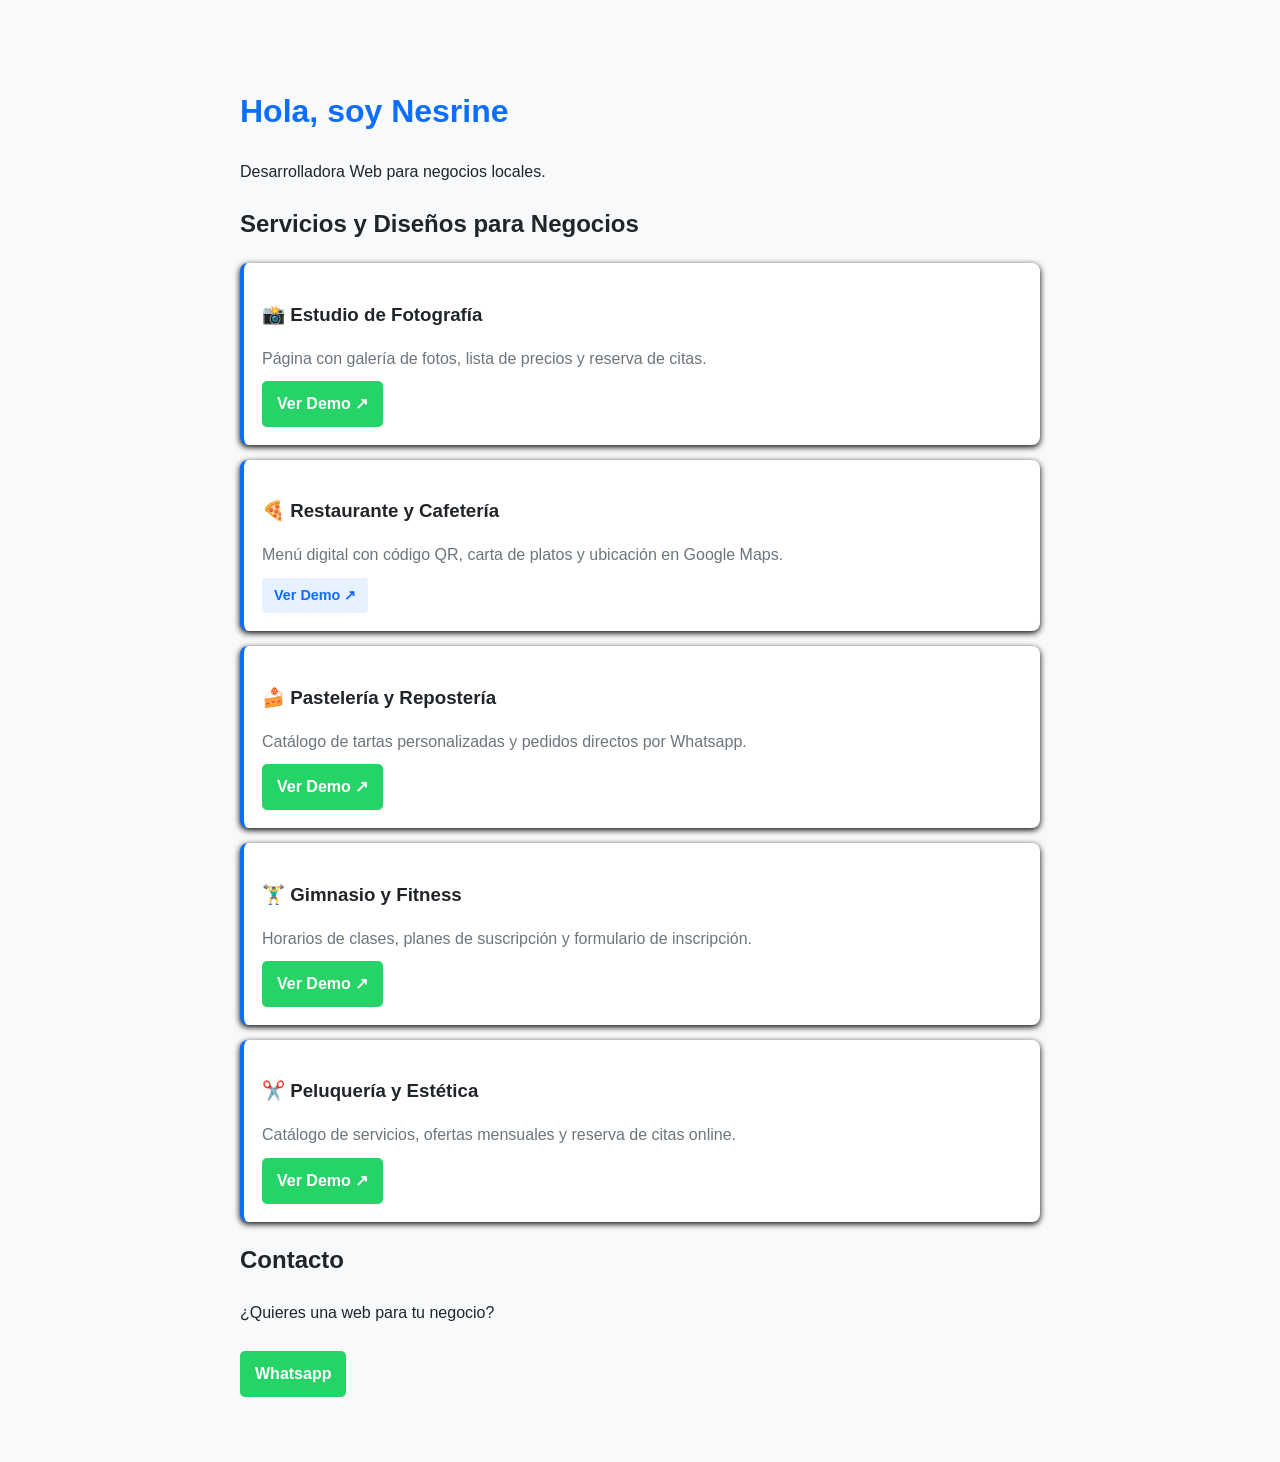
<file: index.html>
<!DOCTYPE html>
<html lang="es">
<head>
   <meta charset="UTF-8">
   <title>Mi Portfolio | Desarrolladora Web</title>
   <link rel="stylesheet" href="style.css">
</head>
<body>
    <h1>Hola, soy Nesrine</h1>
    <p>Desarrolladora Web para negocios locales.</p>

    <h2>Servicios y Diseños para Negocios</h2>

    <div class="project-card">
        <h3>📸 Estudio de Fotografía</h3>      
        <p>Página con galería de fotos, lista de precios y reserva de citas.</p>
        <a href="#" class="bnt-demo">Ver Demo ↗</a>
    </div>

    <div class="project-card">
        <h3>🍕 Restaurante y Cafetería</h3>
        <p>Menú digital con código QR, carta de platos y ubicación en Google Maps.</p>
        <a href="restaurante.html" class="btn-demo">Ver Demo ↗</a>
    </div>

    <div class="project-card">
        <h3>🍰 Pastelería   y Repostería</h3>
        <p>Catálogo de tartas personalizadas y pedidos directos por Whatsapp.</p>
        <a href="#" class="bnt-demo">Ver Demo ↗</a>
    </div>

    <div class="project-card">
        <h3>🏋️‍♂️  Gimnasio y Fitness</h3>
        <p>Horarios de clases, planes de suscripción y formulario de inscripción.</p>
        <a href="#" class="bnt-demo">Ver Demo ↗</a>
    </div>
    
    <div class="project-card">
         <h3>✂️ Peluquería y Estética</h3>
         <p>Catálogo de servicios, ofertas mensuales y reserva de citas online.</p> 
         <a href="#" class="bnt-demo">Ver Demo ↗</a>
    </div>
    
    <h2>Contacto</h2>
    <p>¿Quieres una web  para tu negocio?</p>
    <a href="https://wa.me/34612404235">Whatsapp</a>
</body>
</html>
</file>
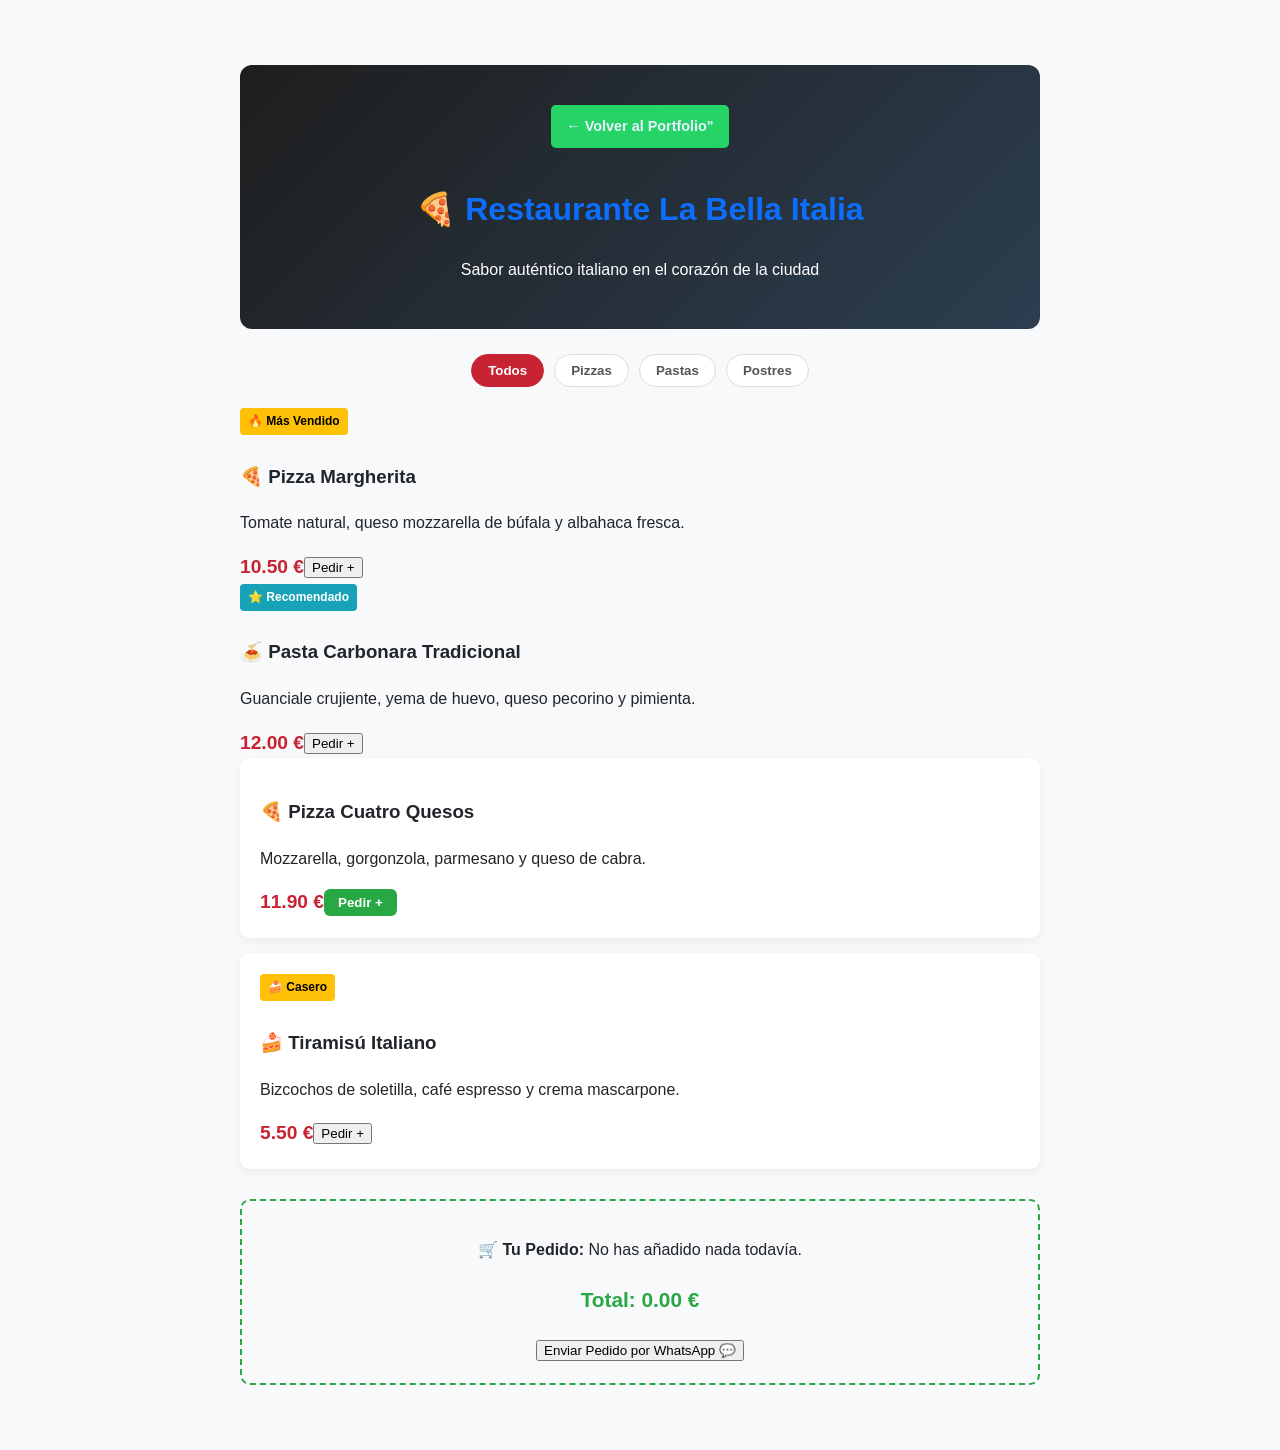
<file: restaurante.html>
<!DOCTYPE html>
<html lang="es">
<head>
   <meta charset="UTF-8">
   <meta name="viewport" content="width=device-width, initial-scale=1.0">
   <title> La Bella Italia | Menú Digital</title>
   <link rel="stylesheet" href="style.css">
</head>
<body>
     
    <div class="restaurant-header">
       <a href="index.html"class="btn-back">← Volver al Portfolio"</a>
       <h1>🍕 Restaurante La Bella Italia</h1>
       <p>Sabor auténtico italiano en el corazón de la ciudad</p>
    </div>

    <div class="filter-buttons">
        <button class="filter-btn active" onclick="filtrarMenu('todos')">Todos</button>
        <button class="filter-btn "onclickonclick="filtrarMenu('pizzas')">Pizzas</button>
        <button class="filter-btn" onclick="filtrarMenu('pastas')">Pastas</button> 
        <button class="filter-btn" onclick="filtrarMenu('postres')">Postres</button>
     </div>

     <div class="menu-container">
        <div class="dich-cord pizzas">
            <span class="badge">🔥 Más Vendido</span>
            <h3>🍕 Pizza Margherita</h3>
            <p>Tomate natural, queso mozzarella de búfala y albahaca fresca.</p>
            <div class="dish-footer">
                <span class="price">10.50 €</span>
                <button class="bnt-add" onclick="agregarALPedido('Pizza Margherita', 10.50)">Pedir +</button>
             </div>
        </div>

        <div classs="dish-card pastas">
            <span  class="badge recomendable">⭐ Recomendado</span>
            <h3>🍝 Pasta Carbonara Tradicional</h3>
            <p>Guanciale crujiente, yema de huevo, queso pecorino y pimienta.</p>
            <div class="dish-footer">
                <span class="price">12.00 €</span>
                <button class="bnt-add" onclick="agregarALPedido('Pasta Carbonara', 12.00)">Pedir +</button>
           </div>
       </div>

       <div class="dish-card pizzas">
           <h3>🍕 Pizza Cuatro Quesos</h3>
           <p>Mozzarella, gorgonzola, parmesano y queso de cabra.</p>
           <div class="dish-footer">
                <span class="price">11.90 €</span>
                <button class="btn-add" onclick="agregarAlPedido('Pizza 4 Quesos', 11.90)">Pedir +</button>
            </div>
        </div>

        <div class="dish-card postres">
             <span class="badge">🍰 Casero</span>
             <h3>🍰 Tiramisú Italiano</h3>
             <p>Bizcochos de soletilla, café espresso y crema mascarpone.</p>
             <div class="dish-footer">
                <span class="price">5.50 €</span>
                <button class ="bnt-add" onclick="agregarAlPedido('Tiramisú', 5.50)">Pedir +</button>
            </div>  
        </div>

    </div>
    
    <div class="order-summary" id="resumen-pedido"> 
        <p>🛒 <strong>Tu Pedido:</strong> <span id="texto-pedido">No has añadido nada todavía.</span></p> 
        <p class="total-price">Total: <span id="precio-total">0.00</span> €</p>
        <button class="btn-whatsapp" onclick="enviarPedidoWhatsApp()">Enviar Pedido por WhatsApp 💬</button>
     </div>

     <script src="Script.js"></script>

</body>
</html>
</file>
<file: style.css>
body {
    background-color: #f8f9fa;
    font-family: Arial, sans-serif;
    color: #212529;
    max-width: 800px;
    margin: 40px auto;
    padding: 25px;
    line-height: 1.6;
}
h1 {
    color: #0d6efd;
}

a {  
   display: inline-block;
   background-color: #25d366;
   color: white;
   padding: 10px 15px;
   text-decoration:  none;
   border-radius: 5px;
   font-weight: bold;
   margin-top: 10px;
}
.project-card {
    background-color: white;
    padding: 18px;
    margin-bottom: 15px;
    border-radius: 8px;
    box-shadow: 0 2px 6px rgba(0,0,0,08);
    border-left: 4px solid #0d6efd;
}

.project-card h3 {
   margin-bottom: 0;
   color: #212529;
}

.project-card p {
   margin-bottom: 0;
   color: #6c757d;
}
.btn-demo {
    display: inline-block;
    margin-top: 10px;
    color: #0d6efd;
    background-color: #e7f1ff;
    padding: 6px 12px;
    border-radius: 4px;
    font-size: 0.9em;
    font-weight: bold;
    text-decoration: none;
}

.btn-demo:hover {
    background-color: #0d6efd;
    color: white;
}
.restaurant-header {
    background: linear-gradient(135deg, #1e1e1e, #2c3e50);
    color: white;
    padding: 30px 20px;
    border-radius: 12px;
    margin-bottom: 25px;
    text-align: center;
}

.btn-back {
    color: #e7f1ff;
    text-decoration: none;
    font-size:0.9em;
    display: inline-block;
    margin-bottom: 15px;
}
.btn-back {
    color: #e7f1ff; 
    text-decoration: none;
    font-size: 0.9em; 
    display: inline-block; 
    margin-bottom: 15px; 
}
.filter-buttons { 
    display: flex; 
    gap: 10px; 
    margin-bottom: 20px; 
    justify-content: center; 
}
.filter-btn { 
    background-color: white; 
    border: 1px solid #ddd; 
    padding: 8px 16px;
    border-radius: 20px; 
    cursor: pointer; 
    font-weight: bold; 
    color: #555; 
}
.filter-btn.active {
    background-color: #c82333;
    color: white;
    border-color: #c82333;
}
.dish-card { 
    background-color: white; 
    border-radius: 10px; 
    padding: 20px; 
    margin-bottom: 15px; 
    box-shadow: 0 4px 10px rgba(0,0,0,0.05); 
    position: relative; 
}
.badge {
    background-color: #ffc107;
    color: #000;
    font-size: 0.75em;
    padding: 4px 8px;
    border-radius: 4px;
    font-weight: bold;
    display: inline-block;
    margin-bottom: 8px;
}
.badge.recomendable { 
    background-color: #17a2b8; 
    color: white; 
}

.dish-footer {
    display: flex;
    justify-content: spance-between;
    align-items: center;
    margin-top: 15px;
}

.price { 
    font-size: 1.2em; 
    font-weight: bold; 
    color: #c82333; 
}

.btn-add {
    background-color: #28a745;
    color: white;
    border: none;
    padding: 6px 14px;
    border-radius: 6px;
    cursor: pointer;
    font-weight: bold;
}

.order-summary { 
    background-color: #f8f9fa; 
    border: 2px dashed #28a745; 
    padding: 20px; 
    border-radius: 10px; 
    margin-top: 30px; 
    text-align: center; 
}

.total-price {
    font-size: 1.3em;
    color: #28a745;
    font-weight: bold;
}

btn-whatsapp {
    background-color: #25d366;
    color: white;
    border: none;
    padding: 12px 20px;
    border-radius: 8px;
    font-size: 1em;
    font-weight: bold;
    cursor: pointer;
    width: 100%;
    margin-top: 10px;
}
</file>
